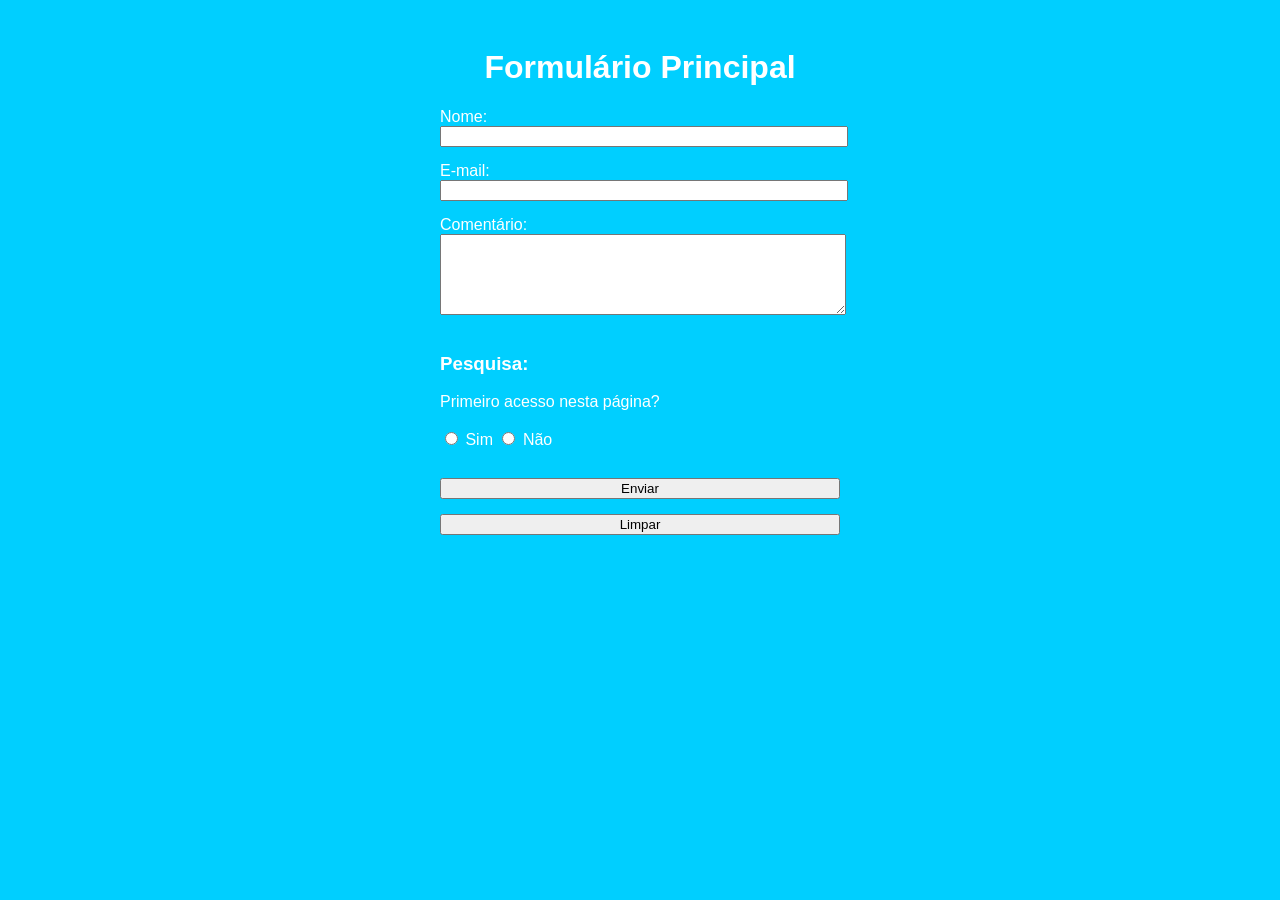
<file: Atividade 15/index.html>
<!DOCTYPE html>
<html lang="pt-br">
<head>
<meta charset="UTF-8">
<meta name="viewport" content="width=device-width, initial-scale=1.0">
<title>Exercício 1</title>

<style>
    body{
        font-family: Arial, Helvetica, sans-serif;
        background-color: #00cfff;
    }

    .container{
        width: 400px;
        margin: auto;
        background-color: #00cfff;
        padding: 20px;
        color: white;
    }

    h1{
        text-align: center;
    }

    input, textarea{
        width: 100%;
        margin-bottom: 15px;
    }

    .radio{
        width: auto;
    }

    .botoes{
        text-align: center;
    }
</style>

<script>
function validar() {

    let nome = document.formulario.elements["nome"].value;
    let email = document.formulario.elements["email"].value;
    let comentario = document.formulario.elements["comentario"].value;
    let pesquisa = document.formulario.elements["pesquisa"];

    if(nome.length < 10){
        alert("O nome deve ter pelo menos 10 caracteres.");
        return false;
    }

    if(comentario.length < 20){
        alert("O comentário deve ter no mínimo 20 caracteres.");
        return false;
    }

    let resposta = "";

    for(let i = 0; i < pesquisa.length; i++){
        if(pesquisa[i].checked){
            resposta = pesquisa[i].value;
        }
    }

    if(resposta == ""){
        alert("Selecione uma opção da pesquisa.");
        return false;
    }

    if(resposta == "sim"){
        alert("Volte sempre à esta página!");
    } else {
        alert("Que bom que você voltou a visitar esta página!");
    }

    return true;
}
</script>

</head>
<body>

<div class="container">

    <h1>Formulário Principal</h1>

    <form name="formulario" onsubmit="return validar()">

        Nome:
        <input type="text" name="nome">

        E-mail:
        <input type="email" name="email">

        Comentário:
        <textarea name="comentario" rows="5"></textarea>

        <h3>Pesquisa:</h3>

        Primeiro acesso nesta página?

        <br><br>

        <input class="radio" type="radio" name="pesquisa" value="sim"> Sim

        <input class="radio" type="radio" name="pesquisa" value="nao"> Não

        <br><br>

        <div class="botoes">
            <input type="submit" value="Enviar">
            <input type="reset" value="Limpar">
        </div>

    </form>

</div>

</body>
</html>
</file>
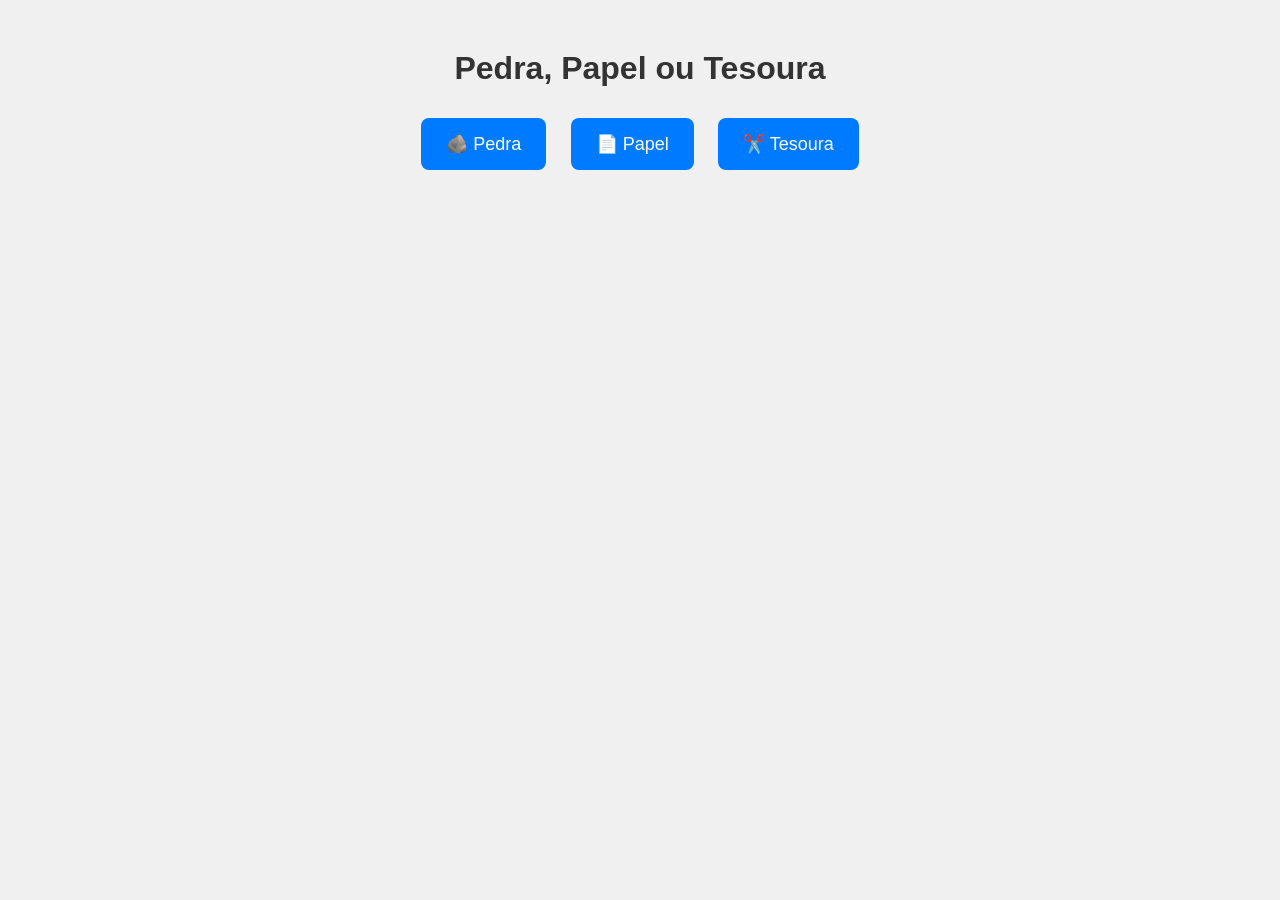
<file: Atividade 7/index.html>
<!DOCTYPE html>
<html lang="pt-br">
<head>
  <meta charset="UTF-8">
  <title>Pedra, Papel ou Tesoura</title>
  <link rel="stylesheet" href="style.css">
</head>
<body>

  <h1>Pedra, Papel ou Tesoura</h1>

  <div class="botoes">
    <button onclick="jogar('pedra')">🪨 Pedra</button>
    <button onclick="jogar('papel')">📄 Papel</button>
    <button onclick="jogar('tesoura')">✂️ Tesoura</button>
  </div>

  <div class="resultado">
    <p id="user"></p>
    <p id="pc"></p>
    <h2 id="vencedor"></h2>
  </div>

  <script src="script.js"></script>
</body>
</html>
</file>
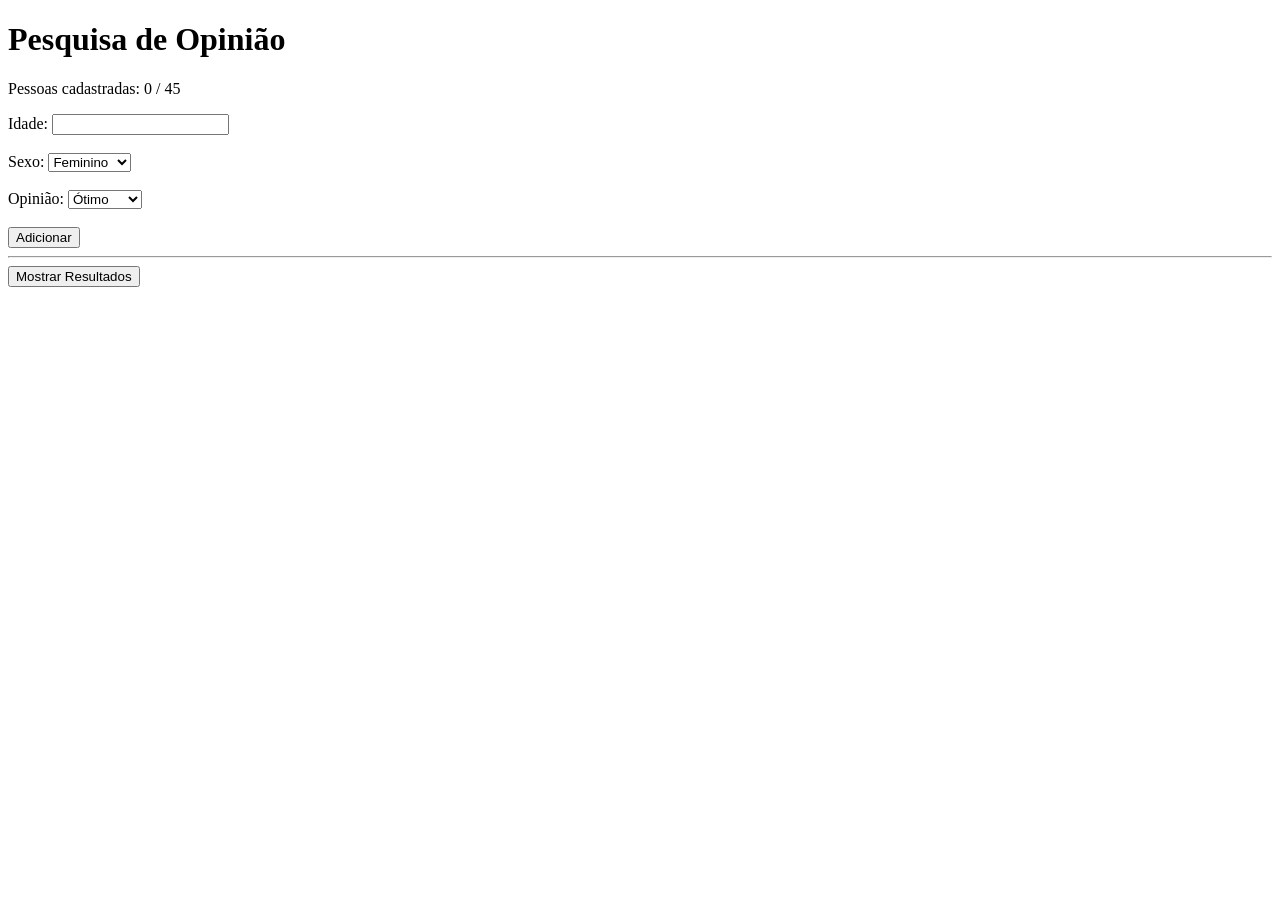
<file: Atividade 8/index.html>
<!DOCTYPE html>
<html lang="pt-BR">
<head>
  <meta charset="UTF-8">
  <title>Pesquisa de Filme</title>
</head>
<body>

  <h1>Pesquisa de Opinião</h1>

  <p id="contador">Pessoas cadastradas: 0 / 45</p>

  <form id="formPesquisa">
    
    <label>Idade:</label>
    <input type="number" id="idade" required><br><br>

    <label>Sexo:</label>
    <select id="sexo">
      <option value="f">Feminino</option>
      <option value="m">Masculino</option>
      <option value="o">Outros</option>
    </select><br><br>

    <label>Opinião:</label>
    <select id="opiniao">
      <option value="4">Ótimo</option>
      <option value="3">Bom</option>
      <option value="2">Regular</option>
      <option value="1">Péssimo</option>
    </select><br><br>

    <button type="submit">Adicionar</button>
  </form>

  <hr>

  <button id="btnResultado">Mostrar Resultados</button>

  <div id="resultado"></div>

  <script src="script.js"></script>
</body>
</html>
</file>
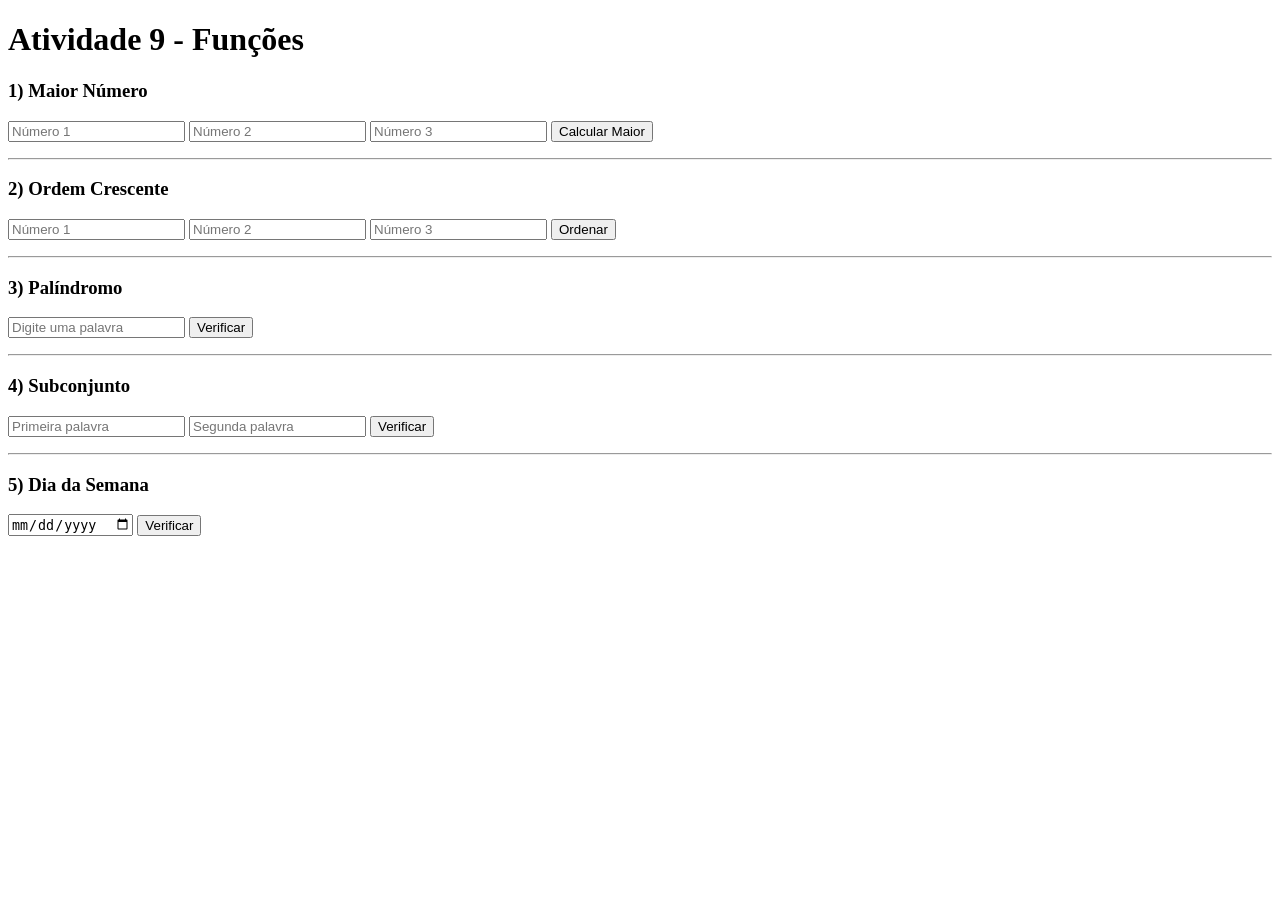
<file: Atividade 9/index.html>
<!DOCTYPE html>
<html lang="pt-BR">
<head>
  <meta charset="UTF-8">
  <title>Atividade 9</title>
</head>
<body>

  <h1>Atividade 9 - Funções</h1>

  <!-- FUNÇÃO 1 -->
  <h3>1) Maior Número</h3>
  <input type="number" id="n1" placeholder="Número 1">
  <input type="number" id="n2" placeholder="Número 2">
  <input type="number" id="n3" placeholder="Número 3">

  <button id="btnMaior">Calcular Maior</button>
  <p id="resMaior"></p>

  <hr>

  <!-- FUNÇÃO 2  -->
  <h3>2) Ordem Crescente</h3>
  <input type="number" id="n4" placeholder="Número 1">
  <input type="number" id="n5" placeholder="Número 2">
  <input type="number" id="n6" placeholder="Número 3">

  <button id="btnOrdem">Ordenar</button>
  <p id="resOrdem"></p>

  <hr>

  <!-- FUNÇÃO 3 -->
  <h3>3) Palíndromo</h3>
  <input type="text" id="texto" placeholder="Digite uma palavra">
  <button id="btnPalindromo">Verificar</button>
  <p id="resPalindromo"></p>

  <hr>

  <!-- FUNÇÃO 4 -->
  <h3>4) Subconjunto</h3>
  <input type="text" id="palavra1" placeholder="Primeira palavra">
  <input type="text" id="palavra2" placeholder="Segunda palavra">
  <button id="btnSubconjunto">Verificar</button>
  <p id="resSubconjunto"></p>

  <hr>

  <!-- FUNÇÃO 5 -->
  <h3>5) Dia da Semana</h3>
  <input type="date" id="data">
  <button id="btnData">Verificar</button>
  <p id="resData"></p>

  <script src="script.js"></script>
</body>
</html>
</file>
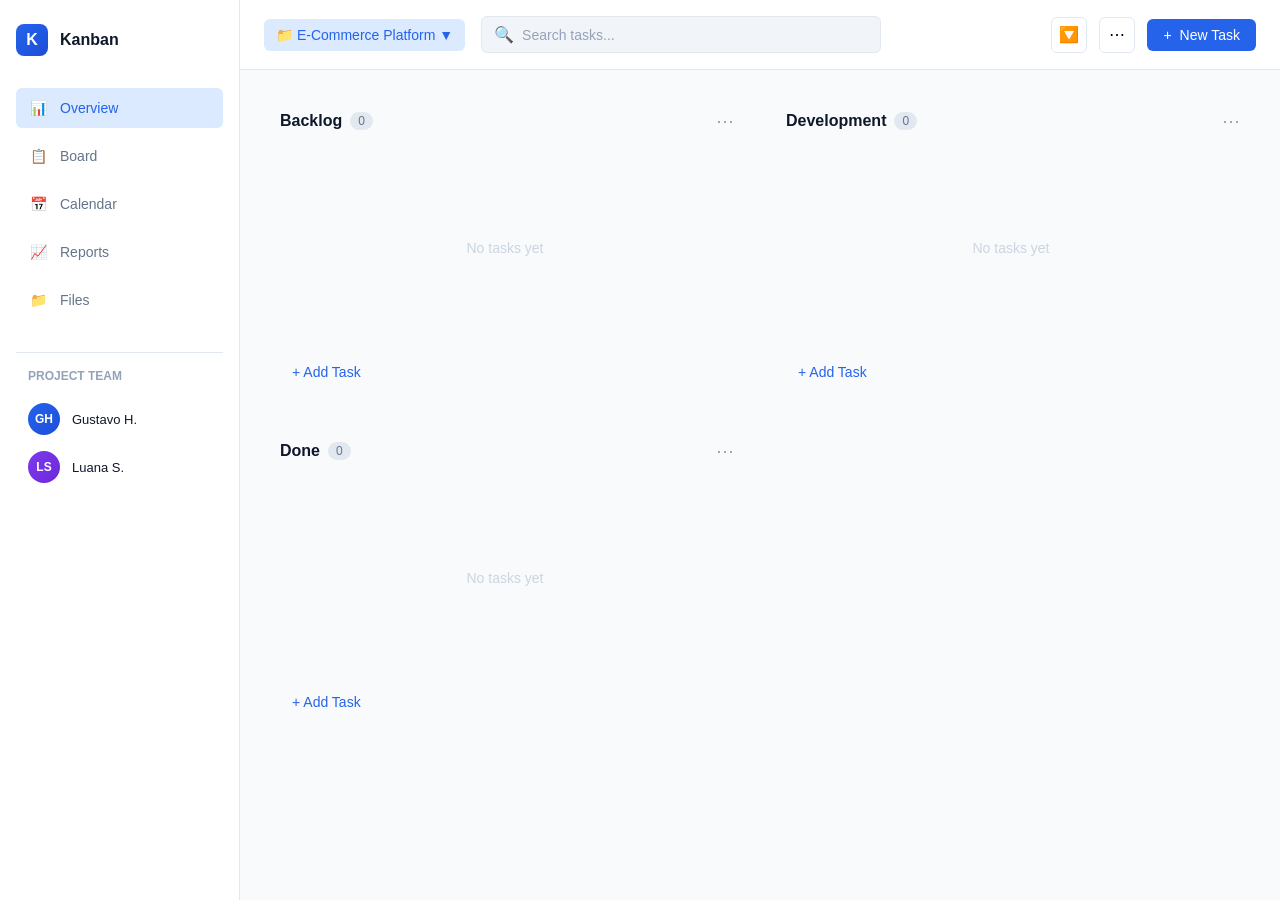
<file: TrabalhoFinal/index.html>
<!DOCTYPE html>
<html lang="pt-BR">
<head>
    <meta charset="UTF-8">
    <meta name="viewport" content="width=device-width, initial-scale=1.0">
    <title>Kanban - Projeto de Software</title>
    <link rel="stylesheet" href="styles.css">
</head>
<body>
    <!-- Sidebar -->
    <div class="sidebar" id="sidebar">
        <div class="sidebar-logo">
            <div class="sidebar-logo-icon">K</div>
            <span>Kanban</span>
        </div>

        <nav class="sidebar-nav">
            <button class="sidebar-nav-item active">
                <span class="sidebar-nav-icon">📊</span>
                Overview
            </button>
            <button class="sidebar-nav-item">
                <span class="sidebar-nav-icon">📋</span>
                Board
            </button>
            <button class="sidebar-nav-item">
                <span class="sidebar-nav-icon">📅</span>
                Calendar
            </button>
            <button class="sidebar-nav-item">
                <span class="sidebar-nav-icon">📈</span>
                Reports
            </button>
            <button class="sidebar-nav-item">
                <span class="sidebar-nav-icon">📁</span>
                Files
            </button>
        </nav>

        <div class="sidebar-section">
            <div class="sidebar-section-title">Project Team</div>
            <div class="team-member">
                <div class="avatar">GH</div>
                <span>Gustavo H.</span>
            </div>
            <div class="team-member">
                <div class="avatar" style="background: linear-gradient(135deg, #7c3aed 0%, #6d28d9 100%);">LS</div>
                <span>Luana S.</span>
            </div>
        </div>
    </div>

    <!-- Main Content -->
    <div class="main">
        <!-- Header -->
        <div class="header">
            <div class="header-left">
                <button class="project-selector">
                    📁 E-Commerce Platform ▼
                </button>
                <div class="search-box">
                    <span>🔍</span>
                    <input type="text" id="searchInput" placeholder="Search tasks...">
                </div>
            </div>
            <div class="header-right">
                <button class="icon-btn">🔽</button>
                <button class="icon-btn">⋯</button>
                <button class="btn-new-task" onclick="openModal()">
                    <span>+</span>
                    New Task
                </button>
            </div>
        </div>

        <!-- Content -->
        <div class="content">
            <div class="board">
                <!-- Backlog Column -->
                <div class="column">
                    <div class="column-header">
                        <div class="column-title">
                            <h2>Backlog</h2>
                            <span class="column-count" id="count-backlog">0</span>
                        </div>
                        <button class="column-menu">⋯</button>
                    </div>
                    <div class="tasks-list" id="column-backlog" ondragover="handleDragOver(event)" ondrop="handleDrop(event, 'Backlog')" ondragleave="handleDragLeave(event)">
                        <div class="empty-state">No tasks yet</div>
                    </div>
                    <button class="add-task-btn" onclick="openModal()">+ Add Task</button>
                </div>

                <!-- Development Column -->
                <div class="column">
                    <div class="column-header">
                        <div class="column-title">
                            <h2>Development</h2>
                            <span class="column-count" id="count-desenvolvimento">0</span>
                        </div>
                        <button class="column-menu">⋯</button>
                    </div>
                    <div class="tasks-list" id="column-desenvolvimento" ondragover="handleDragOver(event)" ondrop="handleDrop(event, 'Desenvolvimento')" ondragleave="handleDragLeave(event)">
                        <div class="empty-state">No tasks yet</div>
                    </div>
                    <button class="add-task-btn" onclick="openModal()">+ Add Task</button>
                </div>

                <!-- Done Column -->
                <div class="column">
                    <div class="column-header">
                        <div class="column-title">
                            <h2>Done</h2>
                            <span class="column-count" id="count-concluido">0</span>
                        </div>
                        <button class="column-menu">⋯</button>
                    </div>
                    <div class="tasks-list" id="column-concluido" ondragover="handleDragOver(event)" ondrop="handleDrop(event, 'Concluído')" ondragleave="handleDragLeave(event)">
                        <div class="empty-state">No tasks yet</div>
                    </div>
                    <button class="add-task-btn" onclick="openModal()">+ Add Task</button>
                </div>
            </div>
        </div>
    </div>

    <!-- Modal -->
    <div class="modal" id="modal">
        <div class="modal-content">
            <div class="modal-header">
                <h2 id="modal-title">New Task</h2>
            </div>

            <form id="taskForm" onsubmit="handleSaveTask(event)">
                <div class="form-group">
                    <label for="title">Title *</label>
                    <input type="text" id="title" placeholder="Enter task title" required>
                </div>

                <div class="form-group">
                    <label for="description">Description</label>
                    <textarea id="description" placeholder="Enter task description (optional)"></textarea>
                </div>

                <div class="form-row">
                    <div class="form-group">
                        <label for="priority">Priority</label>
                        <select id="priority">
                            <option value="Média">Medium</option>
                            <option value="Alta">High</option>
                            <option value="Baixa">Low</option>
                        </select>
                    </div>

                    <div class="form-group">
                        <label for="dueDate">Due Date</label>
                        <input type="date" id="dueDate">
                    </div>
                </div>

                <div class="form-group">
                    <label for="responsible">Responsible</label>
                    <input type="text" id="responsible" placeholder="Enter responsible person">
                </div>

                <div class="modal-footer">
                    <button type="button" class="btn btn-secondary" onclick="closeModal()">Cancel</button>
                    <button type="submit" class="btn btn-primary">Save</button>
                </div>
            </form>
        </div>
    </div>

    <script src="script.js"></script>
</body>
</html>
</file>
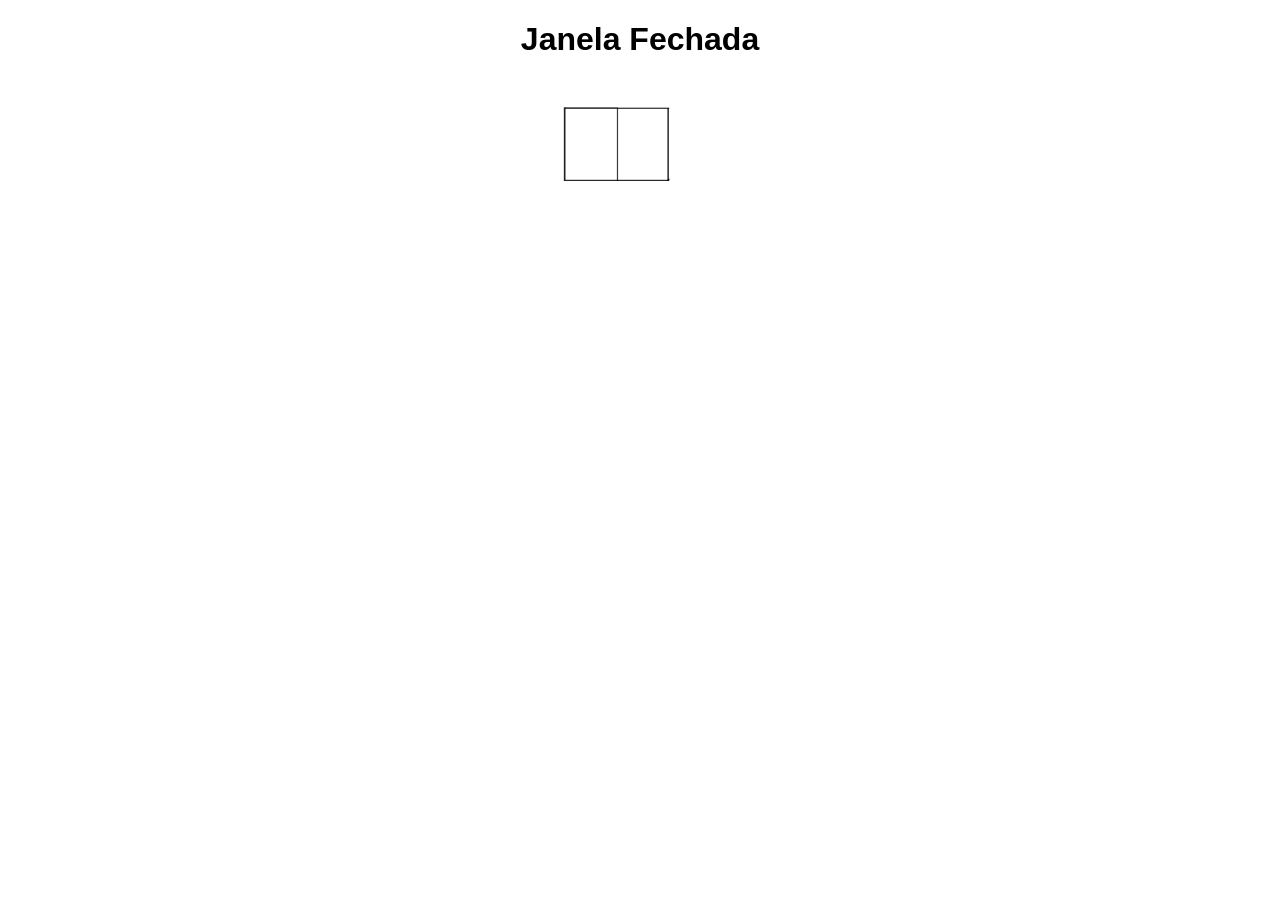
<file: Atividade 13/Janela.html>
<!DOCTYPE html>
<html lang="pt-BR">
<head>
    <meta charset="UTF-8">
    <title>Janela</title>

    <style>

        body{
            text-align: center;
            font-family: Arial;
        }

        img{
            width: 300px;
            cursor: pointer;
        }

    </style>
</head>
<body>

<h1 id="titulo">Janela Fechada</h1>

<img
    id="janela"
    src="janela-fechada.png"
>

<script>

let janela = document.getElementById("janela");
let titulo = document.getElementById("titulo");

function abrirJanela(){

    janela.src = "janela-aberta.png";

    titulo.innerHTML = "Janela Aberta";
}

function fecharJanela(){

    janela.src = "janela-fechada.png";

    titulo.innerHTML = "Janela Fechada";
}

function quebrarJanela(){

    janela.src = "janela-quebrada.png";

    titulo.innerHTML = "Janela Quebrada";

    janela.removeEventListener("mouseover", abrirJanela);

    janela.removeEventListener("mouseout", fecharJanela);
}

janela.addEventListener("mouseover", abrirJanela);

janela.addEventListener("mouseout", fecharJanela);

janela.addEventListener("click", quebrarJanela);

</script>

</body>
</html>
</file>
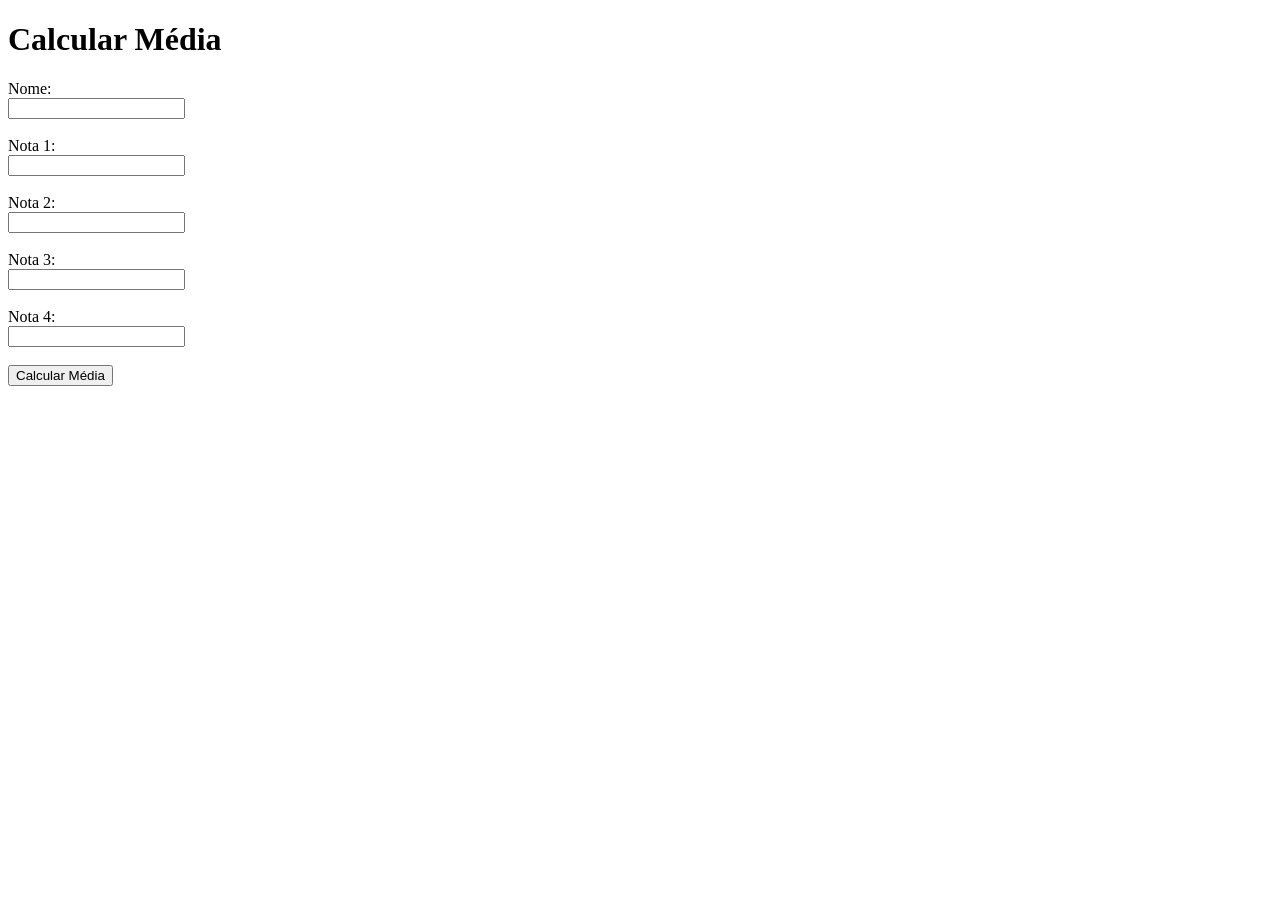
<file: Atividade 6/media.html>
<!DOCTYPE html>
<html lang="pt-br">
<head>
    <meta charset="UTF-8">
    <title>Média do Aluno</title>
</head>
<body>

    <h1>Calcular Média</h1>

    <form id="formMedia">
        <label>Nome:</label><br>
        <input type="text" id="nome" required><br><br>

        <label>Nota 1:</label><br>
        <input type="number" id="nota1" step="0.01" required><br><br>

        <label>Nota 2:</label><br>
        <input type="number" id="nota2" step="0.01" required><br><br>

        <label>Nota 3:</label><br>
        <input type="number" id="nota3" step="0.01" required><br><br>

        <label>Nota 4:</label><br>
        <input type="number" id="nota4" step="0.01" required><br><br>

        <button type="submit">Calcular Média</button>
    </form>

    <h2 id="resultado"></h2>

    <script src="media.js"></script>

</body>
</html>
</file>
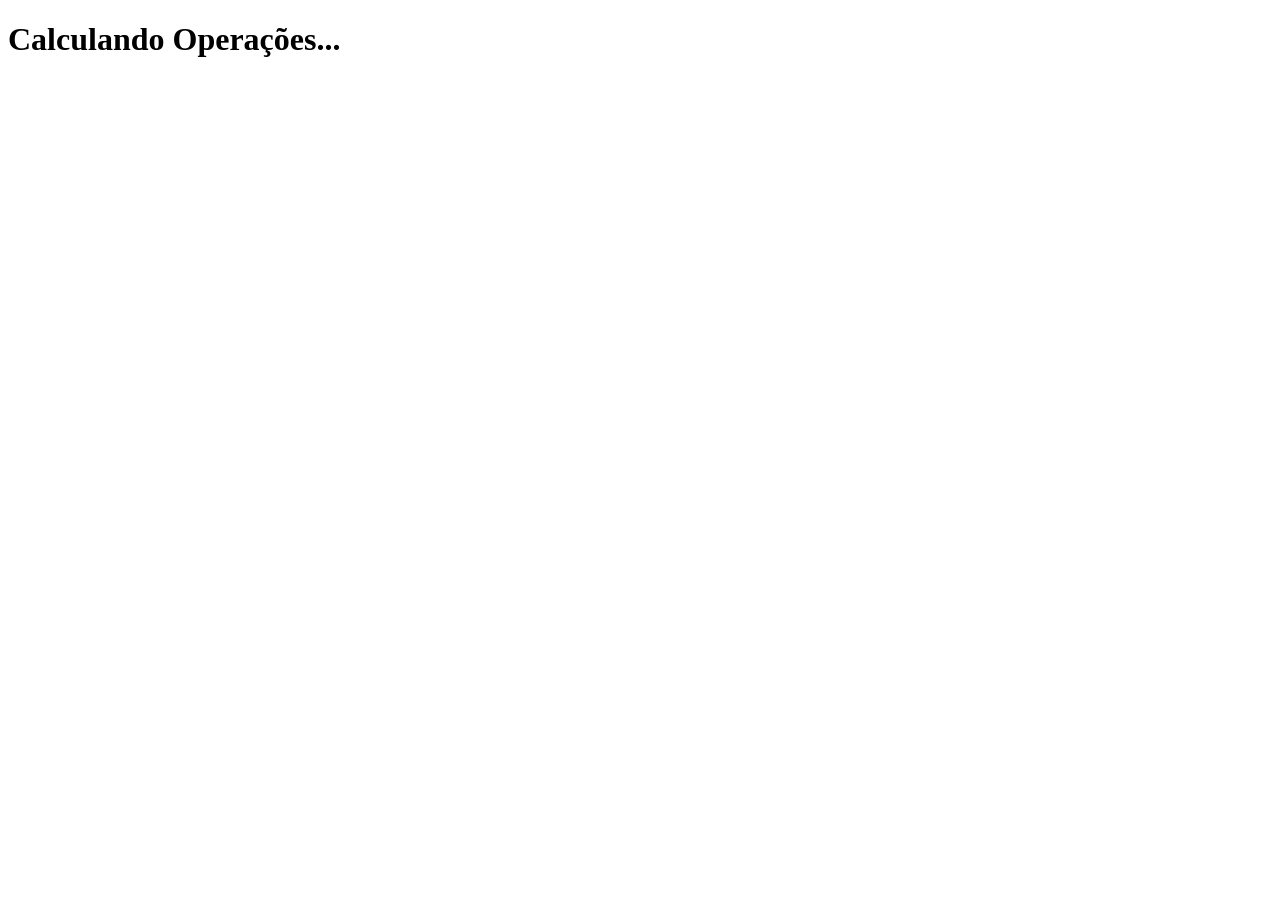
<file: Atividade 6/operacoes.html>
<!DOCTYPE html>
<html lang="pt-br">
<head>
    <meta charset="UTF-8">
    <title>Operações Matemáticas</title>
</head>
<body>

    <h1>Calculando Operações...</h1>

    <!-- Chamando o JS externo -->
    <script src="operacoes.js"></script>

</body>
</html>
</file>
<file: Atividade 7/style.css>
body {
  font-family: Arial;
  text-align: center;
  background-color: #f0f0f0;
  margin-top: 50px;
}

h1 {
  color: #333;
}

.botoes button {
  padding: 15px 25px;
  margin: 10px;
  font-size: 18px;
  cursor: pointer;
  border: none;
  background-color: #007bff;
  color: white;
  border-radius: 8px;
}

.botoes button:hover {
  background-color: #0056b3;
}

.resultado {
  margin-top: 30px;
  font-size: 20px;
}
</file>
<file: TrabalhoFinal/styles.css>
* {
    margin: 0;
    padding: 0;
    box-sizing: border-box;
}

body {
    font-family: -apple-system, BlinkMacSystemFont, 'Segoe UI', 'Roboto', 'Oxygen', 'Ubuntu', 'Cantarell', sans-serif;
    background-color: #f8fafc;
    color: #1e293b;
    display: flex;
    min-height: 100vh;
}

/* Sidebar */
.sidebar {
    width: 240px;
    background-color: white;
    border-right: 1px solid #e2e8f0;
    padding: 24px 16px;
    overflow-y: auto;
    position: fixed;
    left: 0;
    top: 0;
    height: 100vh;
}

.sidebar-logo {
    display: flex;
    align-items: center;
    gap: 12px;
    margin-bottom: 32px;
    font-weight: 600;
    color: #0f172a;
}

.sidebar-logo-icon {
    width: 32px;
    height: 32px;
    background: linear-gradient(135deg, #2563eb 0%, #1d4ed8 100%);
    border-radius: 8px;
    display: flex;
    align-items: center;
    justify-content: center;
    color: white;
    font-weight: 700;
}

.sidebar-nav {
    display: flex;
    flex-direction: column;
    gap: 8px;
}

.sidebar-nav-item {
    display: flex;
    align-items: center;
    gap: 12px;
    padding: 10px 12px;
    border-radius: 6px;
    cursor: pointer;
    color: #64748b;
    font-size: 14px;
    transition: all 0.2s;
    border: none;
    background: none;
    width: 100%;
    text-align: left;
}

.sidebar-nav-item:hover {
    background-color: #f1f5f9;
    color: #0f172a;
}

.sidebar-nav-item.active {
    background-color: #dbeafe;
    color: #2563eb;
    font-weight: 500;
}

.sidebar-nav-icon {
    width: 20px;
    height: 20px;
    display: flex;
    align-items: center;
    justify-content: center;
}

.sidebar-section {
    margin-top: 32px;
    padding-top: 16px;
    border-top: 1px solid #e2e8f0;
}

.sidebar-section-title {
    font-size: 12px;
    font-weight: 600;
    color: #94a3b8;
    text-transform: uppercase;
    margin-bottom: 12px;
    padding: 0 12px;
}

.team-member {
    display: flex;
    align-items: center;
    gap: 12px;
    padding: 8px 12px;
    border-radius: 6px;
    cursor: pointer;
    font-size: 13px;
    color: #0f172a;
    transition: background-color 0.2s;
}

.team-member:hover {
    background-color: #f1f5f9;
}

.avatar {
    width: 32px;
    height: 32px;
    border-radius: 50%;
    background: linear-gradient(135deg, #2563eb 0%, #1d4ed8 100%);
    color: white;
    display: flex;
    align-items: center;
    justify-content: center;
    font-size: 12px;
    font-weight: 600;
    flex-shrink: 0;
}

/* Main Content */
.main {
    margin-left: 240px;
    flex: 1;
    display: flex;
    flex-direction: column;
}

/* Header */
.header {
    background-color: white;
    border-bottom: 1px solid #e2e8f0;
    padding: 16px 24px;
    display: flex;
    align-items: center;
    justify-content: space-between;
    gap: 24px;
}

.header-left {
    display: flex;
    align-items: center;
    gap: 16px;
    flex: 1;
}

.project-selector {
    display: flex;
    align-items: center;
    gap: 8px;
    padding: 8px 12px;
    background-color: #dbeafe;
    color: #2563eb;
    border-radius: 6px;
    font-weight: 500;
    cursor: pointer;
    border: none;
    font-size: 14px;
}

.search-box {
    flex: 1;
    max-width: 400px;
    display: flex;
    align-items: center;
    gap: 8px;
    padding: 8px 12px;
    background-color: #f1f5f9;
    border-radius: 6px;
    border: 1px solid #e2e8f0;
}

.search-box input {
    flex: 1;
    border: none;
    background: none;
    outline: none;
    font-size: 14px;
    color: #0f172a;
}

.search-box input::placeholder {
    color: #94a3b8;
}

.header-right {
    display: flex;
    align-items: center;
    gap: 12px;
}

.icon-btn {
    width: 36px;
    height: 36px;
    border-radius: 6px;
    border: 1px solid #e2e8f0;
    background-color: white;
    cursor: pointer;
    display: flex;
    align-items: center;
    justify-content: center;
    transition: all 0.2s;
    font-size: 16px;
}

.icon-btn:hover {
    background-color: #f1f5f9;
}

.btn-new-task {
    background-color: #2563eb;
    color: white;
    border: none;
    padding: 8px 16px;
    border-radius: 6px;
    font-size: 14px;
    font-weight: 500;
    cursor: pointer;
    display: flex;
    align-items: center;
    gap: 8px;
    transition: background-color 0.2s;
}

.btn-new-task:hover {
    background-color: #1d4ed8;
}

/* Content Area */
.content {
    flex: 1;
    padding: 24px;
    overflow-y: auto;
}

/* Kanban Board */
.board {
    display: grid;
    grid-template-columns: repeat(auto-fit, minmax(380px, 1fr));
    gap: 20px;
    height: fit-content;
}

@media (max-width: 1024px) {
    .board {
        grid-template-columns: 1fr;
    }
    .sidebar {
        width: 200px;
    }
    .main {
        margin-left: 200px;
    }
}

@media (max-width: 768px) {
    .sidebar {
        position: absolute;
        left: -240px;
        width: 240px;
        height: 100vh;
        z-index: 1000;
        transition: left 0.3s;
    }
    .sidebar.open {
        left: 0;
    }
    .main {
        margin-left: 0;
    }
    .board {
        grid-template-columns: 1fr;
    }
}

/* Column */
.column {
    background-color: #f8fafc;
    border-radius: 8px;
    padding: 16px;
    display: flex;
    flex-direction: column;
    max-height: calc(100vh - 200px);
}

.column-header {
    display: flex;
    align-items: center;
    justify-content: space-between;
    margin-bottom: 16px;
}

.column-title {
    display: flex;
    align-items: center;
    gap: 8px;
}

.column-title h2 {
    font-size: 16px;
    font-weight: 600;
    color: #0f172a;
}

.column-count {
    background-color: #e2e8f0;
    color: #64748b;
    padding: 2px 8px;
    border-radius: 12px;
    font-size: 12px;
    font-weight: 500;
}

.column-menu {
    background: none;
    border: none;
    cursor: pointer;
    color: #94a3b8;
    font-size: 18px;
    padding: 0;
}

.tasks-list {
    flex: 1;
    display: flex;
    flex-direction: column;
    gap: 12px;
    overflow-y: auto;
    padding-right: 4px;
}

.tasks-list::-webkit-scrollbar {
    width: 4px;
}

.tasks-list::-webkit-scrollbar-track {
    background: transparent;
}

.tasks-list::-webkit-scrollbar-thumb {
    background: #cbd5e1;
    border-radius: 2px;
}

.tasks-list.drag-over {
    background-color: #dbeafe;
    border-radius: 4px;
    padding: 12px;
}

.empty-state {
    display: flex;
    align-items: center;
    justify-content: center;
    height: 200px;
    color: #cbd5e1;
    font-size: 14px;
}

.add-task-btn {
    display: flex;
    align-items: center;
    gap: 8px;
    padding: 8px 12px;
    color: #2563eb;
    background: none;
    border: none;
    cursor: pointer;
    font-size: 14px;
    margin-top: 8px;
    transition: color 0.2s;
}

.add-task-btn:hover {
    color: #1d4ed8;
}

/* Task Card */
.task-card {
    background-color: white;
    border: 1px solid #e2e8f0;
    border-radius: 6px;
    padding: 12px;
    cursor: move;
    transition: all 0.2s;
}

.task-card:hover {
    box-shadow: 0 4px 12px rgba(0, 0, 0, 0.08);
    border-color: #cbd5e1;
}

.task-card.dragging {
    opacity: 0.5;
    box-shadow: 0 8px 16px rgba(0, 0, 0, 0.15);
}

.task-header {
    display: flex;
    justify-content: space-between;
    align-items: flex-start;
    margin-bottom: 8px;
    gap: 8px;
}

.task-title {
    font-weight: 500;
    color: #0f172a;
    flex: 1;
    word-break: break-word;
    font-size: 14px;
}

.task-actions {
    display: flex;
    gap: 4px;
    opacity: 0;
    transition: opacity 0.2s;
}

.task-card:hover .task-actions {
    opacity: 1;
}

.task-btn {
    background: none;
    border: none;
    cursor: pointer;
    padding: 4px;
    border-radius: 4px;
    font-size: 14px;
    transition: background-color 0.2s;
}

.task-btn:hover {
    background-color: #f1f5f9;
}

.task-btn-delete:hover {
    background-color: #fee2e2;
}

.task-description {
    font-size: 12px;
    color: #64748b;
    margin-bottom: 8px;
    display: -webkit-box;
    -webkit-line-clamp: 2;
    -webkit-box-orient: vertical;
    overflow: hidden;
}

.task-meta {
    display: flex;
    flex-wrap: wrap;
    gap: 8px;
    margin-bottom: 8px;
}

.priority-badge {
    font-size: 11px;
    padding: 3px 8px;
    border-radius: 4px;
    font-weight: 500;
    display: inline-block;
}

.priority-alta {
    background-color: #fee2e2;
    color: #991b1b;
}

.priority-media {
    background-color: #fef3c7;
    color: #92400e;
}

.priority-baixa {
    background-color: #dcfce7;
    color: #166534;
}

.due-date {
    font-size: 11px;
    padding: 3px 8px;
    border-radius: 4px;
    display: flex;
    align-items: center;
    gap: 4px;
}

.due-date-normal {
    background-color: #dbeafe;
    color: #1e40af;
}

.due-date-overdue {
    background-color: #fee2e2;
    color: #991b1b;
}

.task-footer {
    display: flex;
    align-items: center;
    justify-content: space-between;
}

.responsible-avatar {
    width: 24px;
    height: 24px;
    border-radius: 50%;
    background: linear-gradient(135deg, #2563eb 0%, #1d4ed8 100%);
    color: white;
    display: flex;
    align-items: center;
    justify-content: center;
    font-size: 10px;
    font-weight: 600;
}

/* Modal */
.modal {
    display: none;
    position: fixed;
    top: 0;
    left: 0;
    right: 0;
    bottom: 0;
    background-color: rgba(0, 0, 0, 0.5);
    z-index: 2000;
    align-items: center;
    justify-content: center;
}

.modal.active {
    display: flex;
}

.modal-content {
    background-color: white;
    border-radius: 8px;
    padding: 24px;
    width: 90%;
    max-width: 500px;
    box-shadow: 0 20px 25px rgba(0, 0, 0, 0.15);
    max-height: 90vh;
    overflow-y: auto;
}

.modal-header {
    margin-bottom: 20px;
}

.modal-header h2 {
    font-size: 20px;
    font-weight: 600;
    color: #0f172a;
}

.form-group {
    margin-bottom: 16px;
}

.form-group label {
    display: block;
    font-size: 14px;
    font-weight: 500;
    margin-bottom: 6px;
    color: #0f172a;
}

.form-group input,
.form-group textarea,
.form-group select {
    width: 100%;
    padding: 8px 12px;
    border: 1px solid #e2e8f0;
    border-radius: 6px;
    font-size: 14px;
    font-family: inherit;
    color: #0f172a;
}

.form-group input:focus,
.form-group textarea:focus,
.form-group select:focus {
    outline: none;
    border-color: #2563eb;
    box-shadow: 0 0 0 3px rgba(37, 99, 235, 0.1);
}

.form-group textarea {
    resize: vertical;
    min-height: 80px;
}

.form-row {
    display: grid;
    grid-template-columns: 1fr 1fr;
    gap: 12px;
}

.modal-footer {
    display: flex;
    gap: 12px;
    justify-content: flex-end;
    margin-top: 24px;
    padding-top: 16px;
    border-top: 1px solid #e2e8f0;
}

.btn {
    padding: 8px 16px;
    border-radius: 6px;
    font-size: 14px;
    font-weight: 500;
    cursor: pointer;
    border: none;
    transition: all 0.2s;
}

.btn-primary {
    background-color: #2563eb;
    color: white;
}

.btn-primary:hover {
    background-color: #1d4ed8;
}

.btn-secondary {
    background-color: white;
    color: #0f172a;
    border: 1px solid #e2e8f0;
}

.btn-secondary:hover {
    background-color: #f8fafc;
}

/* Toast */
.toast {
    position: fixed;
    bottom: 20px;
    right: 20px;
    background-color: #0f172a;
    color: white;
    padding: 12px 16px;
    border-radius: 6px;
    font-size: 14px;
    z-index: 3000;
    animation: slideIn 0.3s ease-out;
}

.toast.success {
    background-color: #16a34a;
}

.toast.error {
    background-color: #dc2626;
}

@keyframes slideIn {
    from {
        transform: translateX(400px);
        opacity: 0;
    }
    to {
        transform: translateX(0);
        opacity: 1;
    }
}

@keyframes slideOut {
    from {
        transform: translateX(0);
        opacity: 1;
    }
    to {
        transform: translateX(400px);
        opacity: 0;
    }
}

.toast.hide {
    animation: slideOut 0.3s ease-out;
}
</file>
